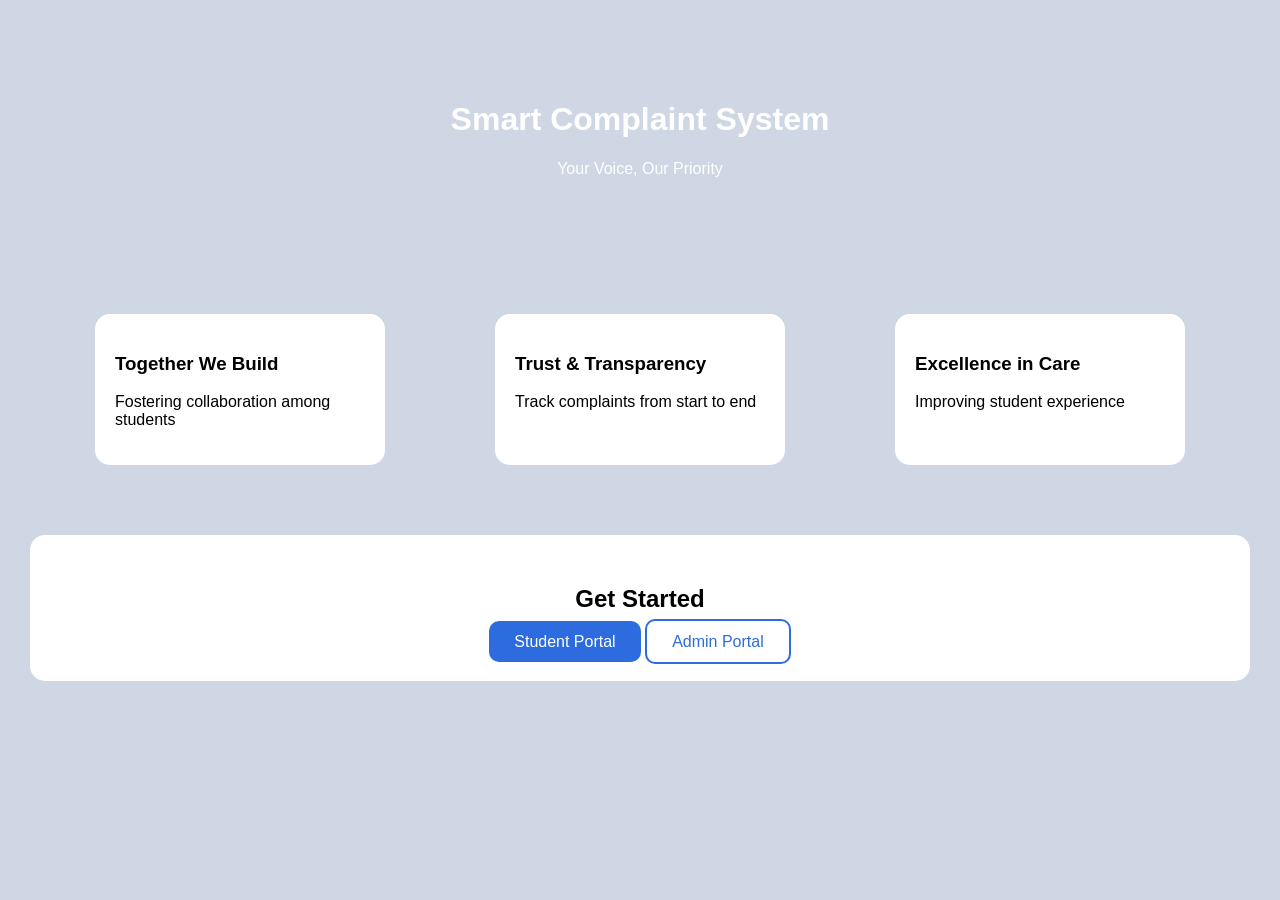
<file: index.html>
<!DOCTYPE html>
<html>
<head>
    <title>Smart Complaint System</title>
    <link rel="stylesheet" href="style.css">
</head>

<body>

<header class="hero">
    <h1>Smart Complaint System</h1>
    <p>Your Voice, Our Priority</p>
</header>

<section class="features">
    <div class="card">
        <h3>Together We Build</h3>
        <p>Fostering collaboration among students</p>
    </div>

    <div class="card">
        <h3>Trust & Transparency</h3>
        <p>Track complaints from start to end</p>
    </div>

    <div class="card">
        <h3>Excellence in Care</h3>
        <p>Improving student experience</p>
    </div>
</section>

<section class="start">
    <h2>Get Started</h2>
    <a href="student-login.html" class="btn primary">Student Portal</a>
    <a href="admin-login.html" class="btn secondary">Admin Portal</a>
</section>

</body>
</html>
</file>
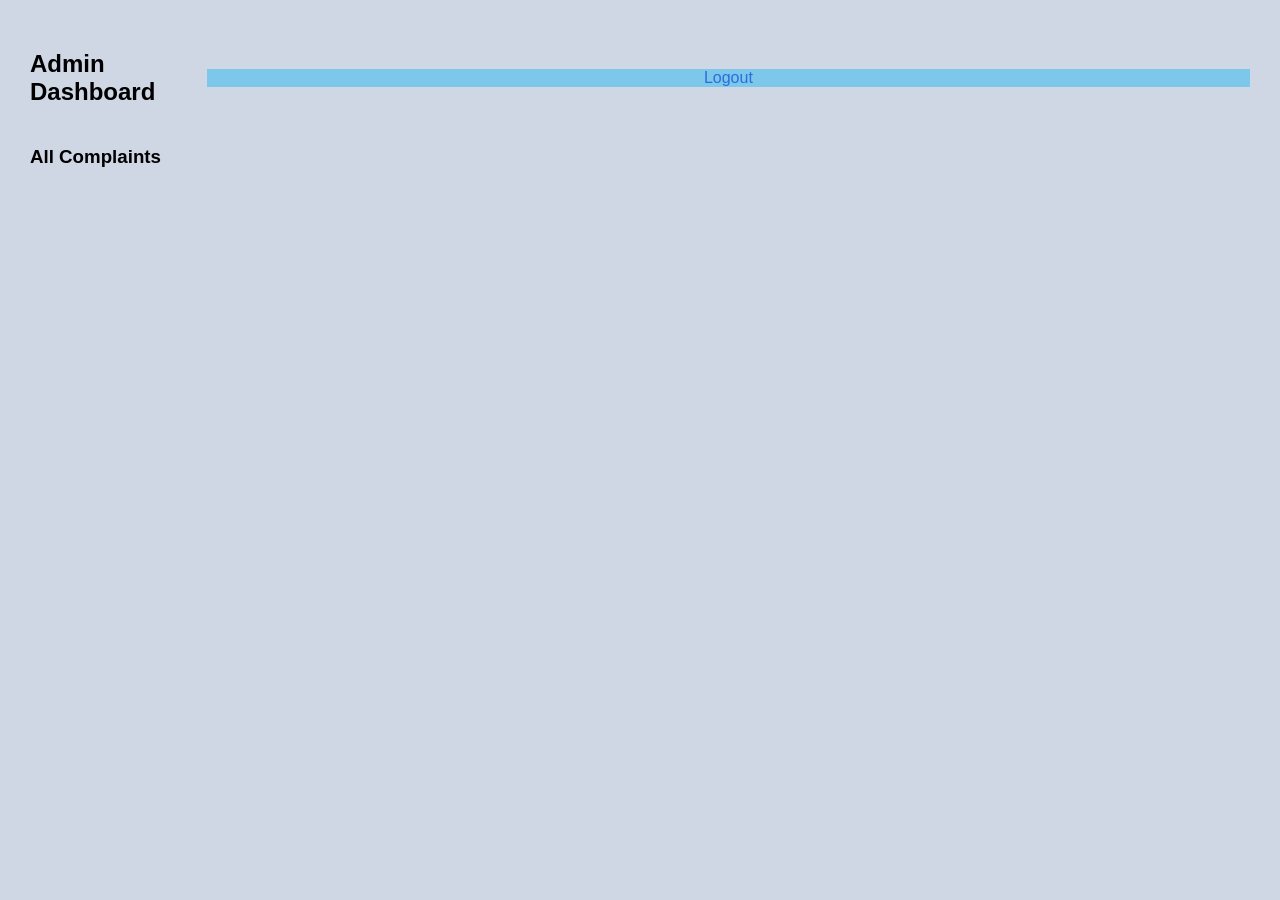
<file: admin-dashboard.html>
<!DOCTYPE html>
<html>
<head>
    <title>Admin Dashboard</title>
    <link rel="stylesheet" href="style.css">
</head>

<body>

<div class="dashboard">

    <div class="top-bar">
        <h2>Admin Dashboard</h2>
        <button onclick="logout()">Logout</button>
    </div>

    <h3>All Complaints</h3>

    <ul id="adminList"></ul>

</div>

<script src="script.js"></script>

</body>
</html>
</file>
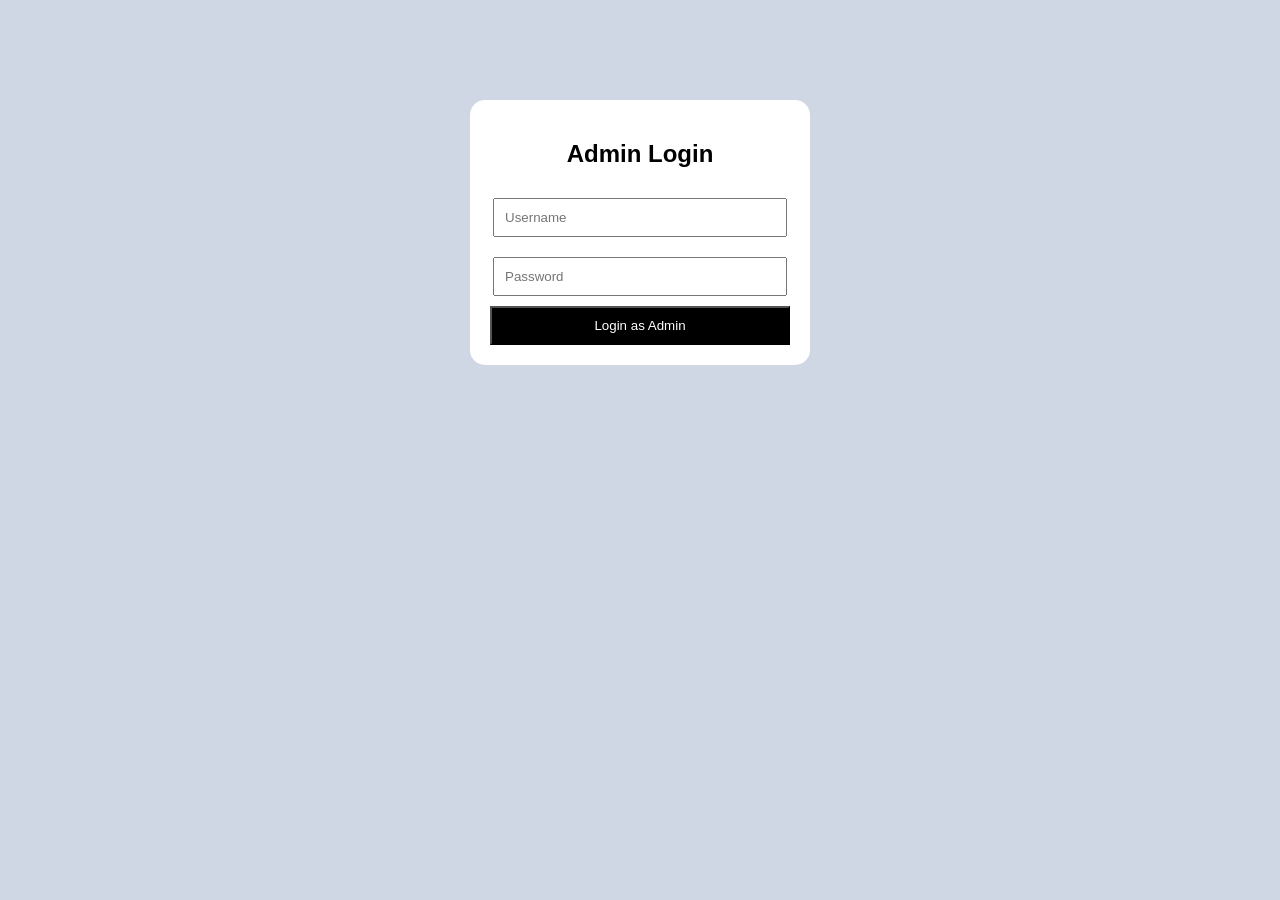
<file: admin-login.html>
<!DOCTYPE html>
<html>
<head>
    <title>Admin Login</title>
    <link rel="stylesheet" href="style.css">
</head>

<body>

<div class="login-box">
    <h2>Admin Login</h2>

    <input type="text" id="adminUser" placeholder="Username">
    <input type="password" id="adminPass" placeholder="Password">

    <button onclick="adminLogin()">Login as Admin</button>
</div>

<script src="script.js"></script>

</body>
</html>
</file>
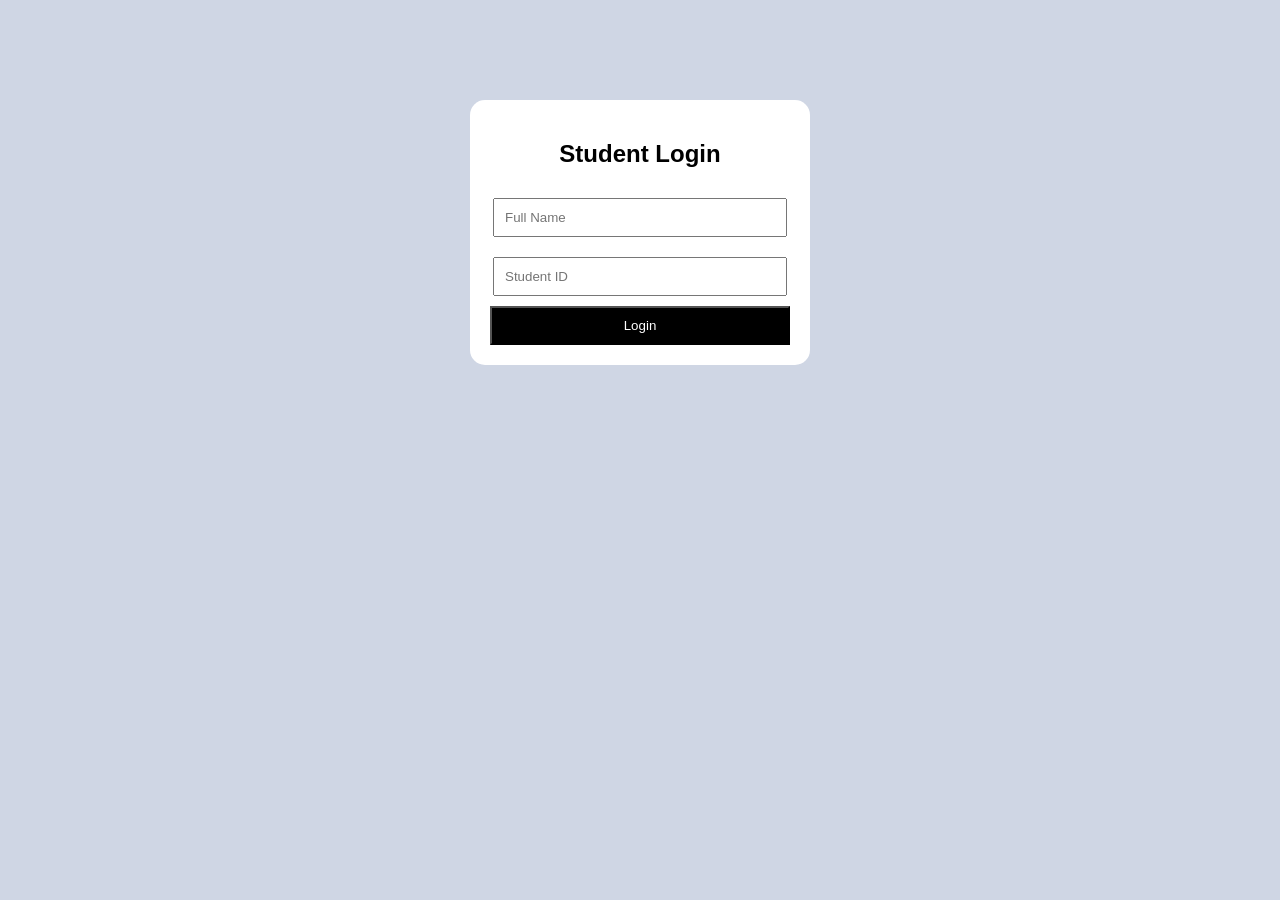
<file: student-login.html>
<!DOCTYPE html>
<html>
<head>
    <title>Student Login</title>
    <link rel="stylesheet" href="style.css">
</head>

<body>

<div class="login-box">
    <h2>Student Login</h2>

    <input type="text" id="name" placeholder="Full Name">
    <input type="text" id="id" placeholder="Student ID">

    <button onclick="studentLogin()">Login</button>
</div>

<script src="script.js"></script>

</body>
</html>
</file>
<file: style.css>
body {
    margin: 0;
    font-family: 'Segoe UI', sans-serif;
    background: #cfd6e4;
}

.hero {
    background: url('https://images.unsplash.com/photo-1503676260728-1c00da094a0b');
    background-size: cover;
    text-align: center;
    padding: 80px;
    color: white;
}

.features {
    display: flex;
    justify-content: space-around;
    padding: 40px;
}

.card {
    background: white;
    padding: 20px;
    width: 250px;
    border-radius: 15px;
}

.start {
    background: white;
    margin: 30px;
    padding: 30px;
    text-align: center;
    border-radius: 15px;
}

.btn {
    padding: 12px 25px;
    border-radius: 10px;
    text-decoration: none;
}

.primary {
    background: #2d6cdf;
    color: white;
}

.secondary {
    border: 2px solid #2d6cdf;
    color: #2d6cdf;
}

.login-box {
    width: 300px;
    margin: 100px auto;
    background: white;
    padding: 20px;
    border-radius: 15px;
    text-align: center;
}

input, textarea {
    width: 90%;
    padding: 10px;
    margin: 10px 0;
}

button {
    padding: 10px;
    width: 100%;
    background: black;
    color: white;
}

.dashboard {
    padding: 30px;
}

.top-bar {
    width: 100%;
    display: flex;
    justify-content: space-between;
    align-items: center;
    margin-bottom: 20px;
}

.top-bar button {
    padding: 0;
    margin: 0;
    background: #7cc7ea;
    border: 1px;
    font-size: 16px;
    color: #2d6cdf;
    cursor: pointer;
}


.form-box {
    background: white;
    padding: 20px;
    border-radius: 15px;
}
</file>
